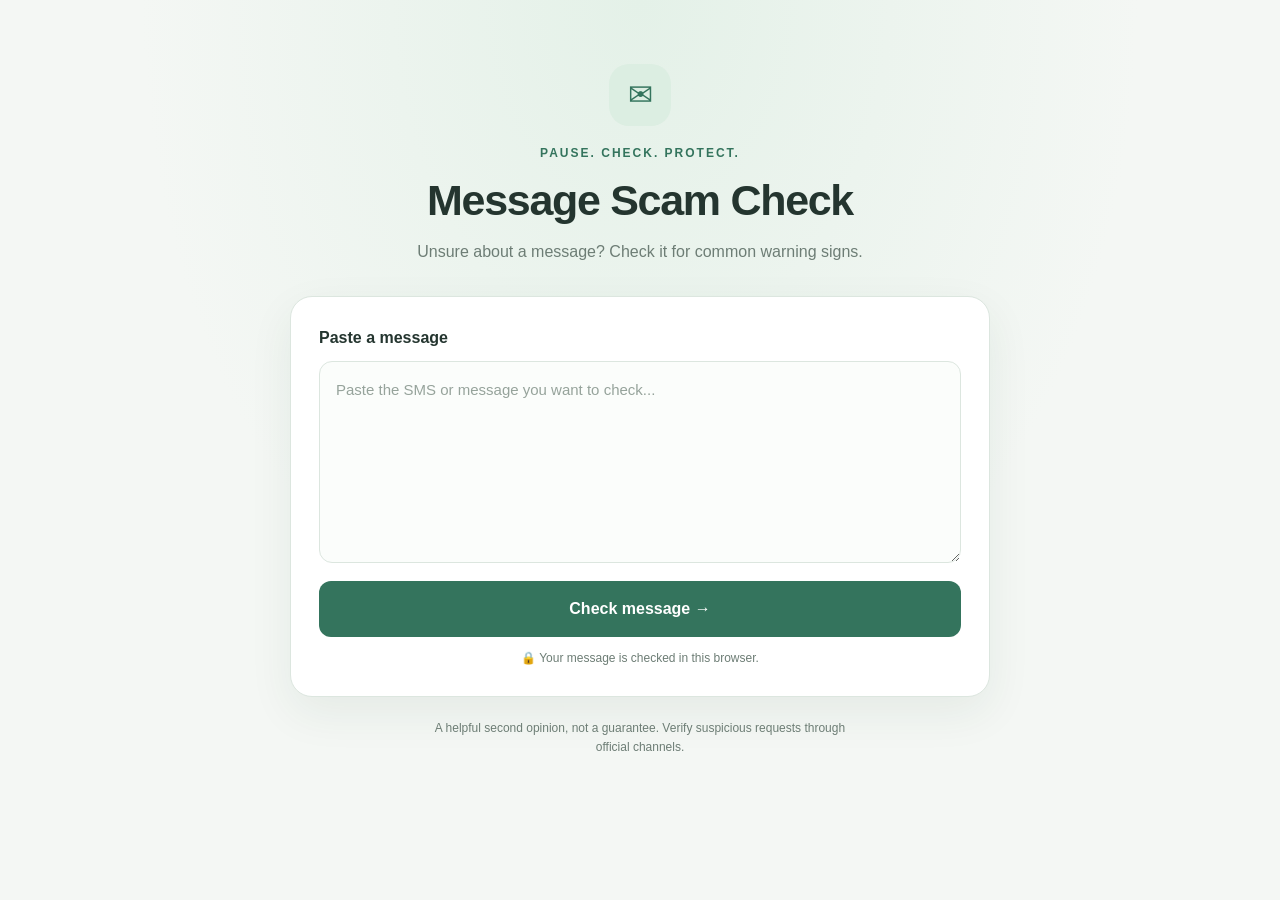
<file: index.html>
<!DOCTYPE html>
<html lang="en">
<head>
  <meta charset="UTF-8">
  <meta name="viewport" content="width=device-width, initial-scale=1.0">
  <meta name="description" content="Check suspicious messages for common scam warning signs.">
  <title>Message Scam Check</title>
  <link rel="stylesheet" href="style.css">
  <script src="script.js" defer></script>
</head>
<body>
  <main class="container">
    <header class="header">
      <div class="logo" aria-hidden="true">✉</div>
      <p class="eyebrow">PAUSE. CHECK. PROTECT.</p>
      <h1>Message Scam Check</h1>
      <p class="subtitle">
        Unsure about a message? Check it for common warning signs.
      </p>
    </header>

    <section class="checker" aria-labelledby="input-title">
      <label id="input-title" for="message">Paste a message</label>
      <textarea
        id="message"
        placeholder="Paste the SMS or message you want to check..."
        rows="7"
      ></textarea>
      <button id="check-button" type="button">Check message →</button>
      <p class="privacy-note">🔒 Your message is checked in this browser.</p>
      <div id="result" aria-live="polite" hidden></div>
    </section>

    <footer>
      <p>
        A helpful second opinion, not a guarantee.
        Verify suspicious requests through official channels.
      </p>
    </footer>
  </main>
</body>
</html>
</file>
<file: style.css>
:root {
  --background: #f4f7f4;
  --surface: #ffffff;
  --text: #24352f;
  --muted: #6d7d75;
  --primary: #34745d;
  --primary-dark: #285b49;
  --border: #dce6df;
  --highlight: #fff0a8;
}

* {
  box-sizing: border-box;
}

body {
  margin: 0;
  min-height: 100vh;
  background:
    radial-gradient(ellipse at top, #e4f1e8 0%, transparent 55%),
    var(--background);
  color: var(--text);
  font-family: Inter, "Segoe UI", Arial, sans-serif;
  line-height: 1.6;
}

.container {
  width: min(100% - 32px, 700px);
  margin: 0 auto;
  padding: 64px 0 28px;
}

.header {
  text-align: center;
  margin-bottom: 32px;
}

.logo {
  width: 62px;
  height: 62px;
  margin: 0 auto 18px;
  display: grid;
  place-items: center;
  border-radius: 20px;
  background: #dceee2;
  color: var(--primary);
  font-size: 30px;
}

.eyebrow {
  color: var(--primary);
  font-size: 12px;
  font-weight: 800;
  letter-spacing: 2px;
}

h1 {
  margin: 8px 0;
  font-size: clamp(30px, 6vw, 43px);
  line-height: 1.2;
  letter-spacing: -1.3px;
}

.subtitle {
  max-width: 470px;
  margin: 12px auto 0;
  color: var(--muted);
  font-size: 16px;
}

.checker {
  padding: 28px;
  background: var(--surface);
  border: 1px solid var(--border);
  border-radius: 22px;
  box-shadow: 0 16px 45px rgba(35, 67, 48, 0.07);
}

label {
  display: block;
  margin-bottom: 10px;
  font-size: 16px;
  font-weight: 700;
}

textarea {
  display: block;
  width: 100%;
  min-height: 170px;
  resize: vertical;
  padding: 16px;
  border: 1px solid var(--border);
  border-radius: 13px;
  outline: none;
  background: #fbfdfb;
  color: var(--text);
  font: inherit;
  font-size: 15px;
}

textarea::placeholder {
  color: #96a39b;
}

textarea:focus {
  border-color: var(--primary);
  box-shadow: 0 0 0 3px rgba(52, 116, 93, 0.12);
}

button {
  width: 100%;
  margin-top: 18px;
  padding: 15px 20px;
  border: 0;
  border-radius: 12px;
  background: var(--primary);
  color: white;
  font: inherit;
  font-weight: 700;
  font-size: 16px;
  cursor: pointer;
  transition: background 0.2s, transform 0.2s;
}

button:hover {
  background: var(--primary-dark);
}

button:active {
  transform: scale(0.99);
}

button:focus-visible {
  outline: 3px solid #a4d3b4;
  outline-offset: 3px;
}

.privacy-note {
  margin: 12px 0 0;
  text-align: center;
  color: var(--muted);
  font-size: 12px;
}

#result {
  margin-top: 24px;
  padding: 20px;
  border: 1px solid var(--border);
  border-radius: 14px;
  background: #f8fbf8;
  overflow-wrap: anywhere;
}

#result[hidden] {
  display: none;
}

.result-heading {
  margin: 0 0 8px;
  font-size: 21px;
}

.result-scam {
  color: #8b5a19;
}

.result-safe {
  color: var(--primary-dark);
}

.result-message {
  margin: 14px 0;
  white-space: pre-wrap;
  line-height: 1.8;
}

mark {
  padding: 2px 3px;
  border-radius: 4px;
  background: var(--highlight);
  color: #3d3518;
}

.result-reason {
  margin: 0;
  color: var(--muted);
  font-size: 14px;
}

footer {
  padding: 22px 8px 0;
  text-align: center;
  color: var(--muted);
  font-size: 12px;
}

footer p {
  max-width: 440px;
  margin: 0 auto;
}

@media (max-width: 480px) {
  .container {
    padding-top: 38px;
  }

  .checker {
    padding: 20px;
    border-radius: 17px;
  }

  h1 {
    letter-spacing: -0.7px;
  }
}
</file>
